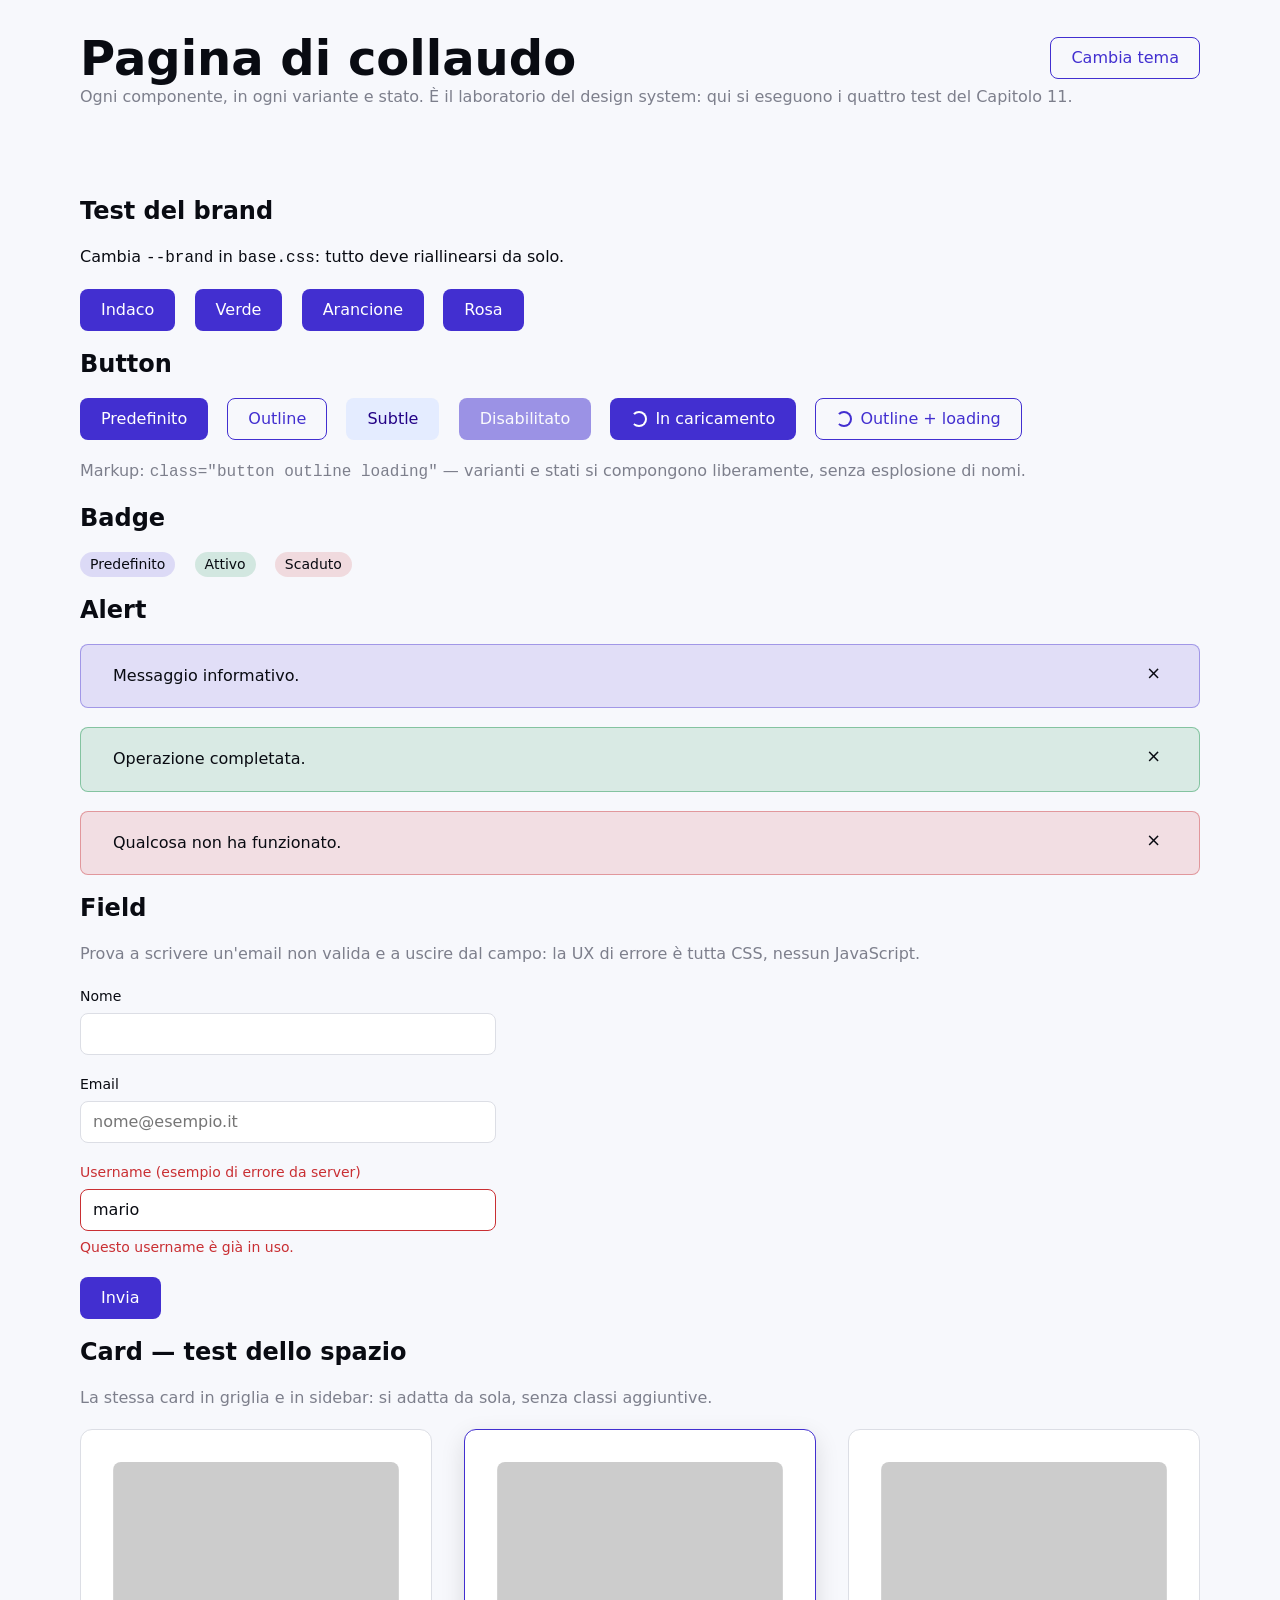
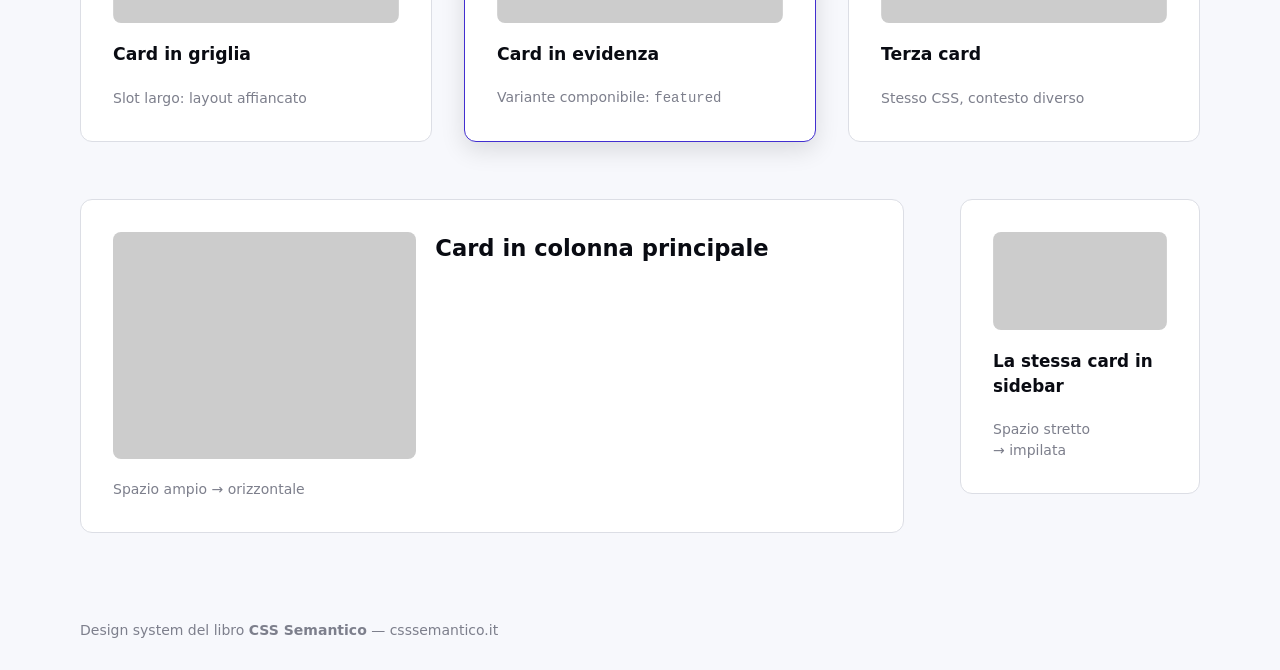
<file: progetto-1-design-system/index.html>
<!DOCTYPE html>
<html lang="it">
<head>
<meta charset="utf-8">
<meta name="viewport" content="width=device-width, initial-scale=1">
<title>Design system — pagina di collaudo · CSS Semantico</title>
<link rel="stylesheet" href="styles/main.css">
</head>
<body class="page-shell">

<header class="wrapper" style="padding-block: var(--space-m)">
  <div style="display:flex; flex-wrap:wrap; gap:var(--space-s); align-items:center">
    <h1 style="margin-inline-end:auto">Pagina di collaudo</h1>
    <button class="button outline" id="theme-toggle">Cambia tema</button>
  </div>
  <p class="text-dim">
    Ogni componente, in ogni variante e stato. È il laboratorio del design system:
    qui si eseguono i quattro test del Capitolo 11.
  </p>
</header>

<main class="wrapper flow" style="padding-block: var(--space-l)">

  <!-- ══ TEST DEL BRAND ══ -->
  <section class="flow">
    <h2>Test del brand</h2>
    <p>Cambia <code>--brand</code> in <code>base.css</code>: tutto deve riallinearsi da solo.</p>
    <div style="display:flex; gap:var(--space-s); flex-wrap:wrap">
      <button class="button" onclick="document.documentElement.style.setProperty('--brand','#4f46e5')">Indaco</button>
      <button class="button" onclick="document.documentElement.style.setProperty('--brand','#059669')">Verde</button>
      <button class="button" onclick="document.documentElement.style.setProperty('--brand','#ea580c')">Arancione</button>
      <button class="button" onclick="document.documentElement.style.setProperty('--brand','#db2777')">Rosa</button>
    </div>
  </section>

  <!-- ══ BUTTON ══ -->
  <section class="flow">
    <h2>Button</h2>
    <div style="display:flex; gap:var(--space-s); flex-wrap:wrap; align-items:center">
      <button class="button">Predefinito</button>
      <button class="button outline">Outline</button>
      <button class="button subtle">Subtle</button>
      <button class="button disable">Disabilitato</button>
      <button class="button loading">In caricamento</button>
      <button class="button outline loading">Outline + loading</button>
    </div>
    <p class="text-dim">
      Markup: <code>class="button outline loading"</code> — varianti e stati si compongono
      liberamente, senza esplosione di nomi.
    </p>
  </section>

  <!-- ══ BADGE ══ -->
  <section class="flow">
    <h2>Badge</h2>
    <div style="display:flex; gap:var(--space-s); flex-wrap:wrap">
      <span class="badge">Predefinito</span>
      <span class="badge success">Attivo</span>
      <span class="badge danger">Scaduto</span>
    </div>
  </section>

  <!-- ══ ALERT ══ -->
  <section class="flow">
    <h2>Alert</h2>
    <div class="alert">
      <span>Messaggio informativo.</span>
      <button class="close" aria-label="Chiudi">&times;</button>
    </div>
    <div class="alert success">
      <span>Operazione completata.</span>
      <button class="close" aria-label="Chiudi">&times;</button>
    </div>
    <div class="alert danger">
      <span>Qualcosa non ha funzionato.</span>
      <button class="close" aria-label="Chiudi">&times;</button>
    </div>
  </section>

  <!-- ══ FIELD ══ -->
  <section class="flow">
    <h2>Field</h2>
    <p class="text-dim">
      Prova a scrivere un'email non valida e a uscire dal campo: la UX di errore
      è tutta CSS, nessun JavaScript.
    </p>
    <form class="flow" style="max-inline-size:26rem" novalidate>
      <div class="field">
        <label for="nome">Nome</label>
        <input type="text" id="nome" required>
        <span class="error-message">Campo obbligatorio.</span>
      </div>
      <div class="field">
        <label for="email">Email</label>
        <input type="email" id="email" required placeholder="nome@esempio.it">
        <span class="error-message">Inserisci un indirizzo email valido.</span>
      </div>
      <div class="field server-error">
        <label for="user">Username (esempio di errore da server)</label>
        <input type="text" id="user" value="mario">
        <span class="error-message">Questo username è già in uso.</span>
      </div>
      <button class="button" type="submit">Invia</button>
    </form>
  </section>

  <!-- ══ CARD + TEST DELLO SPAZIO ══ -->
  <section class="flow">
    <h2>Card — test dello spazio</h2>
    <p class="text-dim">
      La stessa card in griglia e in sidebar: si adatta da sola, senza classi aggiuntive.
    </p>

    <div class="card-grid">
      <article class="card">
        <img src="data:image/svg+xml,%3Csvg xmlns='http://www.w3.org/2000/svg' viewBox='0 0 16 9'%3E%3Crect width='16' height='9' fill='%23ccc'/%3E%3C/svg%3E" alt="">
        <h3 class="title">Card in griglia</h3>
        <p class="meta">Slot largo: layout affiancato</p>
      </article>
      <article class="card featured">
        <img src="data:image/svg+xml,%3Csvg xmlns='http://www.w3.org/2000/svg' viewBox='0 0 16 9'%3E%3Crect width='16' height='9' fill='%23ccc'/%3E%3C/svg%3E" alt="">
        <h3 class="title">Card in evidenza</h3>
        <p class="meta">Variante componibile: <code>featured</code></p>
      </article>
      <article class="card">
        <img src="data:image/svg+xml,%3Csvg xmlns='http://www.w3.org/2000/svg' viewBox='0 0 16 9'%3E%3Crect width='16' height='9' fill='%23ccc'/%3E%3C/svg%3E" alt="">
        <h3 class="title">Terza card</h3>
        <p class="meta">Stesso CSS, contesto diverso</p>
      </article>
    </div>

    <div class="with-sidebar" style="margin-block-start:var(--space-l)">
      <main>
        <article class="card">
          <img src="data:image/svg+xml,%3Csvg xmlns='http://www.w3.org/2000/svg' viewBox='0 0 16 9'%3E%3Crect width='16' height='9' fill='%23ccc'/%3E%3C/svg%3E" alt="">
          <h3 class="title">Card in colonna principale</h3>
          <p class="meta">Spazio ampio → orizzontale</p>
        </article>
      </main>
      <aside>
        <article class="card">
          <img src="data:image/svg+xml,%3Csvg xmlns='http://www.w3.org/2000/svg' viewBox='0 0 16 9'%3E%3Crect width='16' height='9' fill='%23ccc'/%3E%3C/svg%3E" alt="">
          <h3 class="title">La stessa card in sidebar</h3>
          <p class="meta">Spazio stretto → impilata</p>
        </article>
      </aside>
    </div>
  </section>

</main>

<footer class="wrapper text-dim" style="padding-block:var(--space-m); font-size:var(--text-s)">
  Design system del libro <strong>CSS Semantico</strong> — csssemantico.it
</footer>

<script>
  // Tema: cambia UNA proprietà, light-dark() fa il resto (Capitolo 5)
  document.getElementById('theme-toggle').addEventListener('click', () => {
    const r = document.documentElement;
    r.dataset.theme = r.dataset.theme === 'dark' ? 'light' : 'dark';
  });

  // Chiusura alert: lo stato è una classe atomica (Capitolo 2)
  document.querySelectorAll('.alert .close').forEach(btn => {
    btn.addEventListener('click', () => {
      const alert = btn.closest('.alert');
      alert.classList.add('closing');
      alert.addEventListener('transitionend', () => alert.remove(), { once: true });
    });
  });
</script>
</body>
</html>
</file>
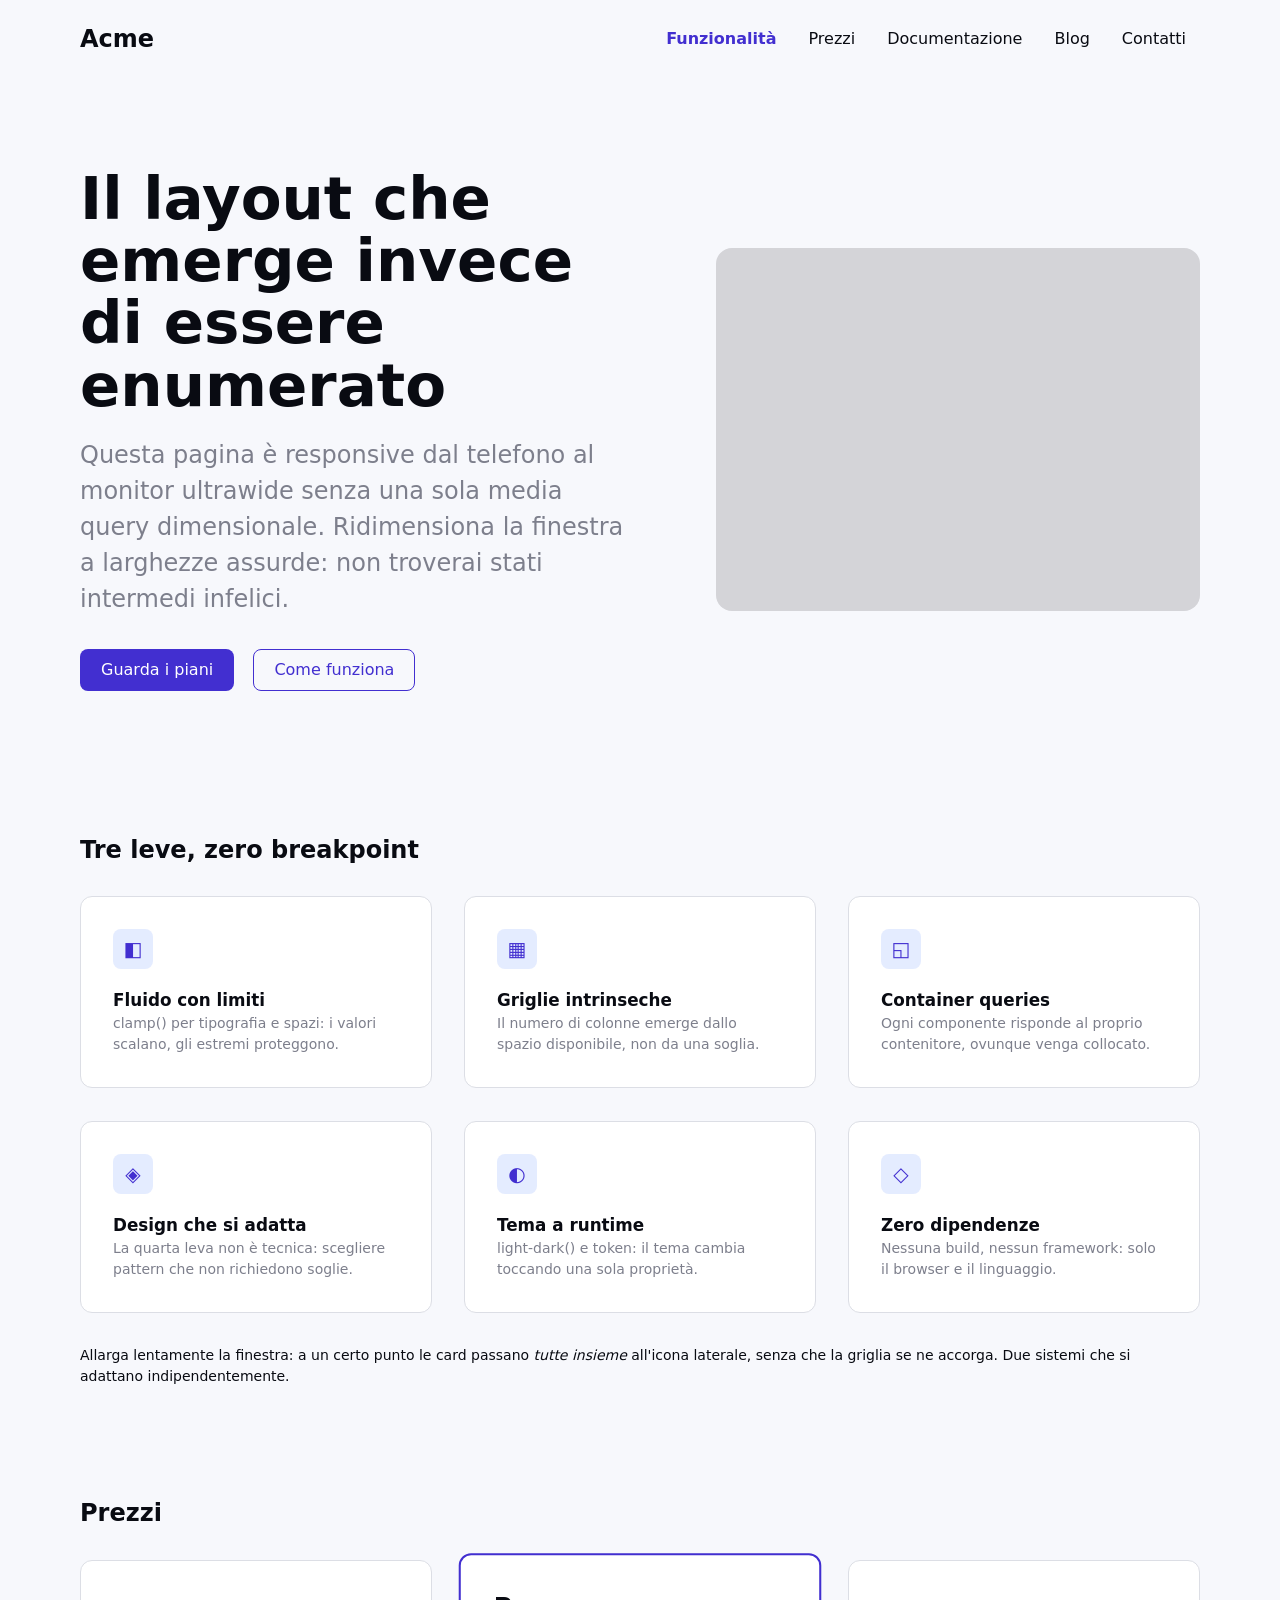
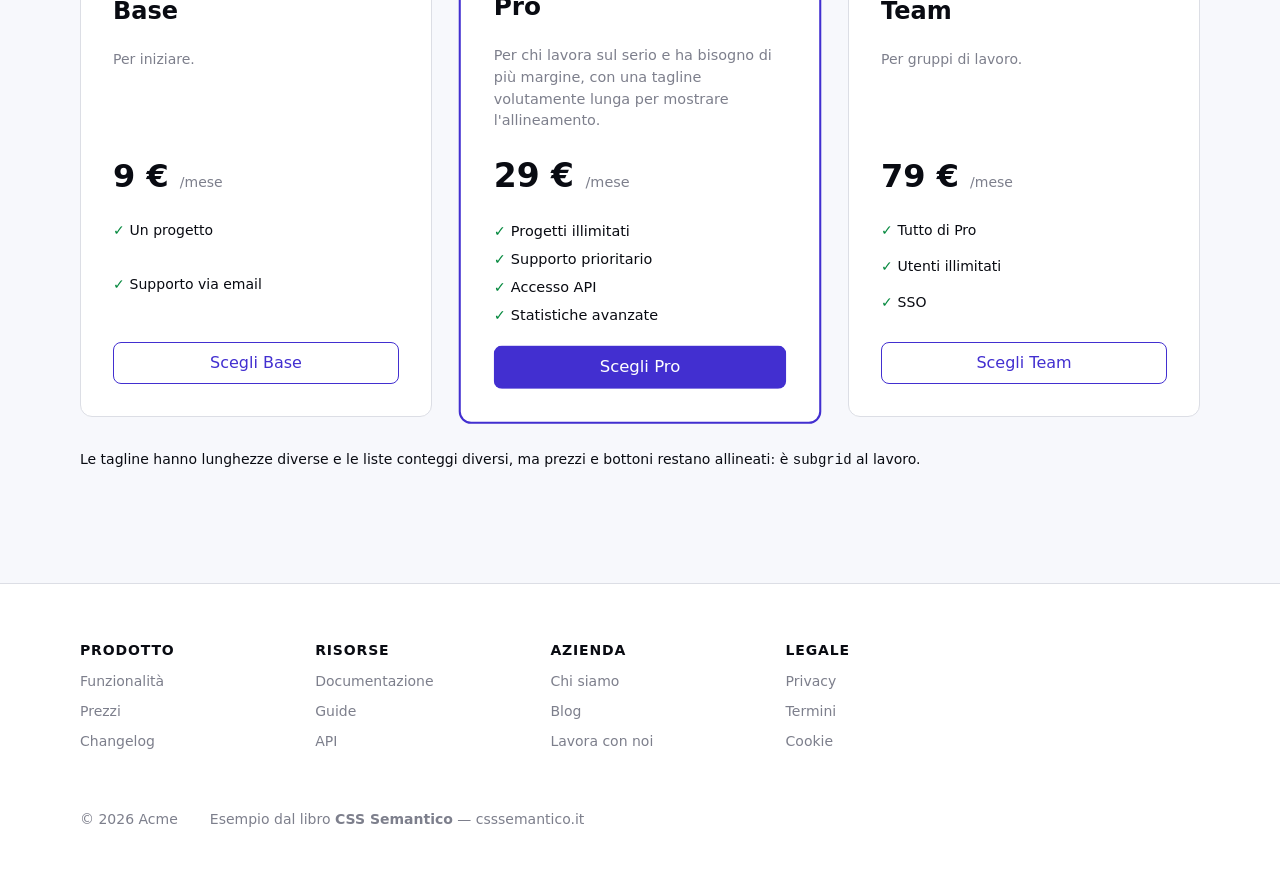
<file: progetto-3-landing/index.html>
<!DOCTYPE html>
<html lang="it">
<head>
<meta charset="utf-8">
<meta name="viewport" content="width=device-width, initial-scale=1">
<title>Landing senza media query · CSS Semantico</title>
<link rel="stylesheet" href="styles/main.css">
</head>
<body class="page-shell">

<div class="wrapper">
  <header class="site-header">
    <a href="#" class="logo">Acme</a>
    <nav>
      <a href="#features" aria-current="page">Funzionalità</a>
      <a href="#pricing">Prezzi</a>
      <a href="#docs">Documentazione</a>
      <a href="#blog">Blog</a>
      <a href="#contatti">Contatti</a>
    </nav>
  </header>
</div>

<main>

  <!-- ══ HERO ══ -->
  <section class="hero">
    <div class="wrapper">
      <div class="copy">
        <h1>Il layout che emerge invece di essere enumerato</h1>
        <p class="subtitle">
          Questa pagina è responsive dal telefono al monitor ultrawide
          senza una sola media query dimensionale. Ridimensiona la finestra
          a larghezze assurde: non troverai stati intermedi infelici.
        </p>
        <div class="actions">
          <a href="#pricing" class="button">Guarda i piani</a>
          <a href="#features" class="button outline">Come funziona</a>
        </div>
      </div>
      <div class="visual">
        <img src="data:image/svg+xml,%3Csvg xmlns='http://www.w3.org/2000/svg' viewBox='0 0 4 3'%3E%3Crect width='4' height='3' fill='%23d4d4d8'/%3E%3C/svg%3E" alt="">
      </div>
    </div>
  </section>

  <!-- ══ FEATURES — la scena madre ══ -->
  <section id="features" class="wrapper" style="padding-block: var(--space-l)">
    <h2 style="margin-bottom: var(--space-m)">Tre leve, zero breakpoint</h2>

    <div class="features">
      <article class="feature-card">
        <div class="icon">◧</div>
        <div>
          <h3>Fluido con limiti</h3>
          <p>clamp() per tipografia e spazi: i valori scalano, gli estremi proteggono.</p>
        </div>
      </article>
      <article class="feature-card">
        <div class="icon">▦</div>
        <div>
          <h3>Griglie intrinseche</h3>
          <p>Il numero di colonne emerge dallo spazio disponibile, non da una soglia.</p>
        </div>
      </article>
      <article class="feature-card">
        <div class="icon">◱</div>
        <div>
          <h3>Container queries</h3>
          <p>Ogni componente risponde al proprio contenitore, ovunque venga collocato.</p>
        </div>
      </article>
      <article class="feature-card">
        <div class="icon">◈</div>
        <div>
          <h3>Design che si adatta</h3>
          <p>La quarta leva non è tecnica: scegliere pattern che non richiedono soglie.</p>
        </div>
      </article>
      <article class="feature-card">
        <div class="icon">◐</div>
        <div>
          <h3>Tema a runtime</h3>
          <p>light-dark() e token: il tema cambia toccando una sola proprietà.</p>
        </div>
      </article>
      <article class="feature-card">
        <div class="icon">◇</div>
        <div>
          <h3>Zero dipendenze</h3>
          <p>Nessuna build, nessun framework: solo il browser e il linguaggio.</p>
        </div>
      </article>
    </div>

    <p class="text-dim" style="margin-top: var(--space-m); font-size: var(--text-s)">
      Allarga lentamente la finestra: a un certo punto le card passano
      <em>tutte insieme</em> all'icona laterale, senza che la griglia se ne accorga.
      Due sistemi che si adattano indipendentemente.
    </p>
  </section>

  <!-- ══ PRICING — subgrid ══ -->
  <section id="pricing" class="wrapper" style="padding-block: var(--space-l)">
    <h2 style="margin-bottom: var(--space-m)">Prezzi</h2>

    <div class="pricing">
      <article class="plan">
        <div class="plan-name">Base</div>
        <div class="tagline">Per iniziare.</div>
        <div class="price">9 € <span>/mese</span></div>
        <ul>
          <li>Un progetto</li>
          <li>Supporto via email</li>
        </ul>
        <a href="#" class="button outline">Scegli Base</a>
      </article>

      <article class="plan featured">
        <div class="plan-name">Pro</div>
        <div class="tagline">Per chi lavora sul serio e ha bisogno di più margine, con una tagline volutamente lunga per mostrare l'allineamento.</div>
        <div class="price">29 € <span>/mese</span></div>
        <ul>
          <li>Progetti illimitati</li>
          <li>Supporto prioritario</li>
          <li>Accesso API</li>
          <li>Statistiche avanzate</li>
        </ul>
        <a href="#" class="button">Scegli Pro</a>
      </article>

      <article class="plan">
        <div class="plan-name">Team</div>
        <div class="tagline">Per gruppi di lavoro.</div>
        <div class="price">79 € <span>/mese</span></div>
        <ul>
          <li>Tutto di Pro</li>
          <li>Utenti illimitati</li>
          <li>SSO</li>
        </ul>
        <a href="#" class="button outline">Scegli Team</a>
      </article>
    </div>

    <p class="text-dim" style="margin-top: var(--space-m); font-size: var(--text-s)">
      Le tagline hanno lunghezze diverse e le liste conteggi diversi, ma prezzi e
      bottoni restano allineati: è <code>subgrid</code> al lavoro.
    </p>
  </section>

</main>

<!-- ══ FOOTER — auto-fill ══ -->
<footer class="site-footer">
  <div class="wrapper">
    <div class="columns">
      <div>
        <h4>Prodotto</h4>
        <ul><li><a href="#">Funzionalità</a></li><li><a href="#">Prezzi</a></li><li><a href="#">Changelog</a></li></ul>
      </div>
      <div>
        <h4>Risorse</h4>
        <ul><li><a href="#">Documentazione</a></li><li><a href="#">Guide</a></li><li><a href="#">API</a></li></ul>
      </div>
      <div>
        <h4>Azienda</h4>
        <ul><li><a href="#">Chi siamo</a></li><li><a href="#">Blog</a></li><li><a href="#">Lavora con noi</a></li></ul>
      </div>
      <div>
        <h4>Legale</h4>
        <ul><li><a href="#">Privacy</a></li><li><a href="#">Termini</a></li><li><a href="#">Cookie</a></li></ul>
      </div>
    </div>
    <div class="legal">
      <span>© 2026 Acme</span>
      <span>Esempio dal libro <strong>CSS Semantico</strong> — csssemantico.it</span>
    </div>
  </div>
</footer>

</body>
</html>
</file>
<file: progetto-1-design-system/styles/main.css>
/* ═══════════════════════════════════════════════════════════
   main.css — l'indice del progetto (Capitolo 7)
   L'unico file collegato dall'HTML. Qui si dichiara l'ordine
   dei layer: la precedenza è una DECISIONE, non un effetto
   collaterale dell'ordine dei file.
   ═══════════════════════════════════════════════════════════ */

@layer reset, base, layout, components, utilities;

@import url("reset.css")             layer(reset);
@import url("base.css")              layer(base);
@import url("layout.css")            layer(layout);
@import url("components/button.css") layer(components);
@import url("components/field.css")  layer(components);
@import url("components/card.css")   layer(components);
@import url("components/badge.css")  layer(components);
@import url("components/alert.css")  layer(components);
@import url("utilities.css")         layer(utilities);
</file>
<file: progetto-3-landing/styles/main.css>
/* main.css — Progetto 3: landing page SENZA media query dimensionali.
   Costruita SOPRA il design system del Progetto 1: una landing non è
   un progetto, è una pagina di un sistema. */

@layer reset, base, layout, components, sections;

@import url("../../progetto-1-design-system/styles/reset.css")  layer(reset);
@import url("../../progetto-1-design-system/styles/base.css")   layer(base);
@import url("../../progetto-1-design-system/styles/layout.css") layer(layout);
@import url("../../progetto-1-design-system/styles/components/button.css") layer(components);

@import url("components/site-header.css")  layer(components);
@import url("components/feature-card.css") layer(components);
@import url("sections/hero.css")           layer(sections);
@import url("sections/features.css")       layer(sections);
@import url("sections/pricing.css")        layer(sections);
@import url("sections/footer.css")         layer(sections);
</file>
